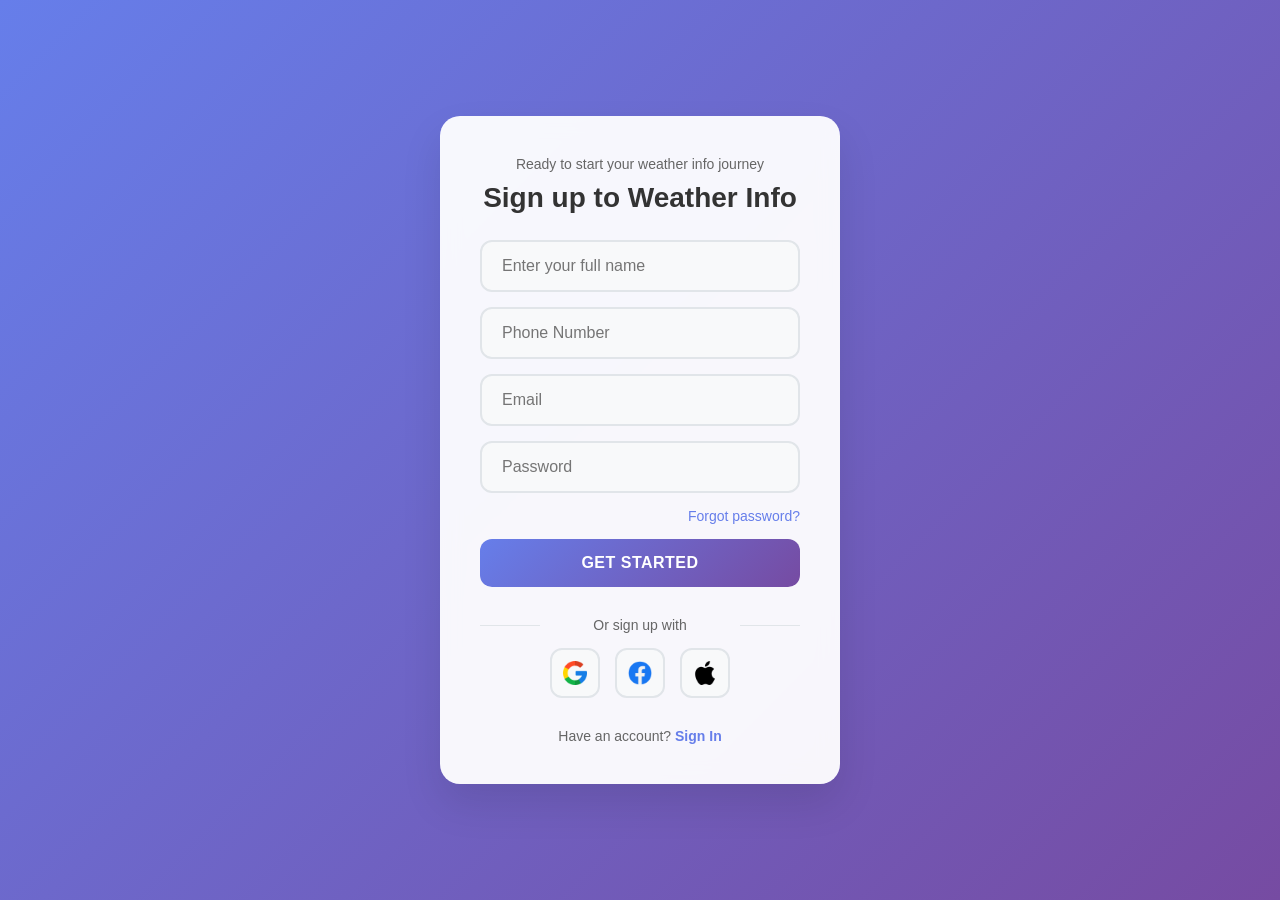
<file: Website/index.html>
<!DOCTYPE html>
<html lang="en">

<head>
    <meta charset="UTF-8">
    <meta name="viewport" content="width=device-width, initial-scale=1.0">
    <title>Weather Info</title>
    <link rel="stylesheet" href="styles.css">
</head>

<body>
    <div class="login-container">
        <div class="SignUp-box" id="SignUp-box">
            <p>Ready to start your weather info journey</p>
            <h2>Sign up to Weather Info</h2>
            <!-- ✅ Added id="signupForm" -->
            <form id="signupForm" method="post">
                <!-- ✅ Added proper name attributes -->
                <input type="text" id="name" name="name" placeholder="Enter your full name" required>
                <input type="tel" id="phone" name="phone" placeholder="Phone Number" required />
                <input type="email" id="email" name="email" placeholder="Email" required />
                <input type="password" id="password" name="password" placeholder="Password" required />
                <a href="#" class="forgot">Forgot password?</a>
                <button type="submit">Get Started</button>
            </form>

            <div class="social-SignUp">
                <span>Or sign up with</span>
                <div class="social-icons">
                    <a href="https://accounts.google.com">
                        <img src="google-icon.png" alt="Google" title="Google" />
                    </a>
                    <a href="https://accounts.facebook.com">
                        <img src="facebook-icon.png" alt="Facebook" title="Facebook" />
                    </a>
                    <a href="https://accounts.apple.com">
                        <img src="apple-icon.png" alt="Apple" title="Apple" />
                    </a>
                </div>
            </div>
            <div class="toggle-link">
                <p>Have an account? <a href="#" id="signInToggle">Sign In</a></p>
            </div>
        </div>

        <div class="SignIn-box" id="signInBox" style="display: none;">
            <p>Welcome back to your weather info journey</p>
            <h2>Sign in to Weather Info</h2>
            <form id="signinForm" method="post" action="#">
                <input type="text" id="identifier" name="identifier" placeholder="Enter your email or phone number"
                    required>
                <input type="password" id="signinPassword" name="password" placeholder="Password" required />
                <a href="#" class="forgot">Forgot password?</a>
                <button type="submit">Sign In</button>
            </form>
            <div class="social-SignIn">
                <span>Or sign in with</span>
                <div class="social-icons">
                    <a href="https://accounts.google.com">
                        <img src="google-icon.png" alt="Google" title="Google" />
                    </a>
                    <a href="https://accounts.facebook.com">
                        <img src="facebook-icon.png" alt="Facebook" title="Facebook" />
                    </a>
                    <a href="https://accounts.apple.com">
                        <img src="apple-icon.png" alt="Apple" title="Apple" />
                    </a>
                </div>
            </div>
            <div class="toggle-link">
                <p>Don't have an account? <a href="#" id="signUpToggle">Sign Up</a></p>
            </div>
        </div>
    </div>

    <script>
        document.addEventListener('DOMContentLoaded', function () {
            const signInToggle = document.getElementById('signInToggle');
            const signUpToggle = document.getElementById('signUpToggle');
            const signInBox = document.getElementById('signInBox');
            const signUpBox = document.getElementById('SignUp-box');
            const signupForm = document.getElementById('signupForm'); // ✅ Added
            const signinForm = document.getElementById('signinForm'); // ✅ Added

            // Initial state
            signUpBox.style.display = 'block';
            signInBox.style.display = 'none';

            // Toggle to Sign In
            if (signInToggle) {
                signInToggle.addEventListener('click', function (e) {
                    e.preventDefault();
                    signUpBox.style.display = 'none';
                    signInBox.style.display = 'block';
                    signInBox.classList.add('show');
                });
            }

            // Toggle to Sign Up
            if (signUpToggle) {
                signUpToggle.addEventListener('click', function (e) {
                    e.preventDefault();
                    signInBox.classList.remove('show');
                    setTimeout(() => {
                        signInBox.style.display = 'none';
                        signUpBox.style.display = 'block';
                    }, 300);
                });
            }

            // ✅ Handle signup form submission
            signupForm.addEventListener('submit', async function (e) {
                e.preventDefault(); // stop normal form behavior

                const formData = new FormData(signupForm);
                const submitButton = signupForm.querySelector('button[type="submit"]');
                
                // Disable button during submission
                submitButton.disabled = true;
                submitButton.textContent = "Creating Account...";

                try {
                    // change the URL below to match your FastAPI backend
                    const response = await fetch("http://127.0.0.1:8000/signup", {
                        method: "POST",
                        body: formData,
                        headers: {
                            'Accept': 'application/json',
                        }
                    });

                    const data = await response.json();

                    if (response.ok) {
                        // alert("✅ Sign-up successful! User ID: " + data.user_id);
                        signupForm.reset();
                        // Redirect to weather page after successful signup with user_id
                        setTimeout(() => {
                            window.location.href = `index_weather.html?user_id=${data.user_id}`;
                        }, 1000);
                    } else {
                        // alert("❌ Error: " + (data.detail || "Something went wrong."));
                    }
                } catch (error) {
                    // alert("⚠️ Unable to connect to backend. Make sure FastAPI is running on http://127.0.0.1:8000");
                    console.error("Connection error:", error);
                } finally {
                    // Re-enable button
                    submitButton.disabled = false;
                    submitButton.textContent = "Get Started";
                }
            });

            // ✅ Handle signin form submission
            signinForm.addEventListener('submit', async function (e) {
                e.preventDefault(); // stop normal form behavior

                const formData = new FormData(signinForm);
                const submitButton = signinForm.querySelector('button[type="submit"]');
                
                // Disable button during submission
                submitButton.disabled = true;
                submitButton.textContent = "Signing In...";

                try {
                    const response = await fetch("http://127.0.0.1:8000/signin", {
                        method: "POST",
                        body: formData,
                        headers: {
                            'Accept': 'application/json',
                        }
                    });

                    const data = await response.json();

                    if (response.ok) {
                        // alert("✅ Sign-in successful! Welcome back!");
                        signinForm.reset();
                        // Redirect to weather page after successful signin with user_id
                        setTimeout(() => {
                            window.location.href = `index_weather.html?user_id=${data.user_id}`;
                        }, 1000);
                    } else {
                        // alert("❌ Error: " + (data.detail || "Invalid credentials."));
                    }
                } catch (error) {
                    // alert("⚠️ Unable to connect to backend. Make sure FastAPI is running on http://127.0.0.1:8000");
                    console.error("Connection error:", error);
                } finally {
                    // Re-enable button
                    submitButton.disabled = false;
                    submitButton.textContent = "Sign In";
                }
            });
        });
    </script>

</body>

</html>
</file>
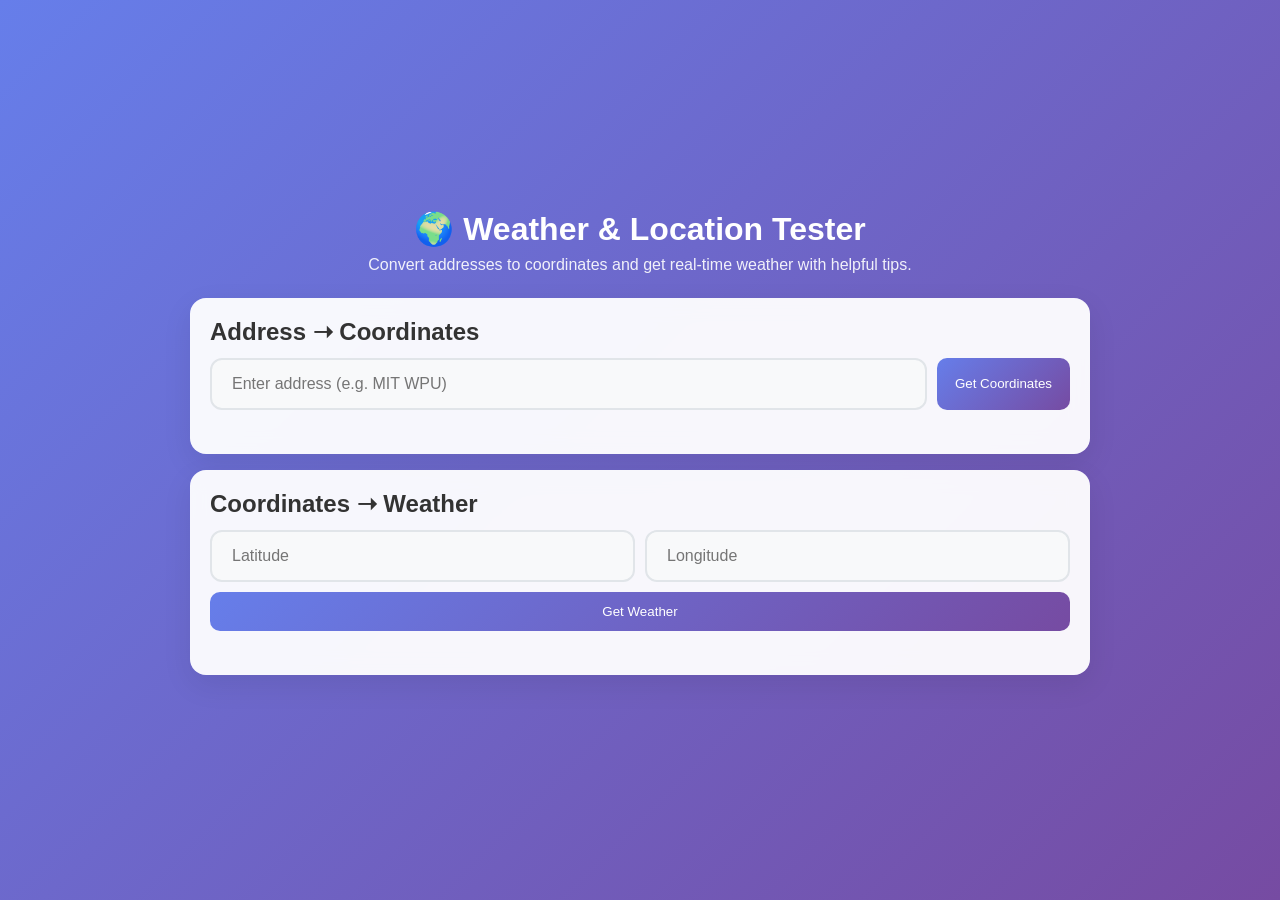
<file: Website/index_weather.html>
<!DOCTYPE html>
<html lang="en">
<head>
  <meta charset="UTF-8" />
  <meta name="viewport" content="width=device-width, initial-scale=1.0"/>
  <title>Weather & Location Tester</title>
  <link rel="stylesheet" href="styles.css" />
</head>
<body>
  <div class="app weather-app">
    <header class="weather-header">
      <h1>🌍 Weather & Location Tester</h1>
      <p class="subtitle">Convert addresses to coordinates and get real-time weather with helpful tips.</p>
    </header>

    <!-- Address to Coordinates -->
    <section class="card">
      <h2 class="card-title">Address ➝ Coordinates</h2>
      <div class="form-grid">
        <input type="text" id="addressInput" placeholder="Enter address (e.g. MIT WPU)" />
        <button class="btn" onclick="fetchCoordinates()">Get Coordinates</button>
      </div>
      <pre id="coordsOutput" class="code"></pre>
    </section>

    <!-- Coordinates to Weather -->
    <section class="card">
      <h2 class="card-title">Coordinates ➝ Weather</h2>
      <div class="form-grid two-cols">
        <input type="text" id="latInput" placeholder="Latitude" />
        <input type="text" id="lonInput" placeholder="Longitude" />
        <button class="btn full" onclick="fetchWeather()">Get Weather</button>
      </div>
      <pre id="weatherOutput" class="code"></pre>
    </section>
  </div>

<script>
  const backendUrl = "http://127.0.0.1:8001"; // FastAPI backend URL

  // Store user_id from URL (optional) so sign-in page can redirect with ?user_id=123
  (function bootstrapUserId() {
    const params = new URLSearchParams(window.location.search);
    const uid = params.get('user_id');
    if (uid) {
      try { localStorage.setItem('user_id', uid); } catch (e) {}
    }
  })();

  function getUserId() {
    try { return localStorage.getItem('user_id') || ''; } catch (e) { return ''; }
  }

  async function fetchCoordinates() {
    const address = document.getElementById("addressInput").value;
    const userId = getUserId();
    const url = `${backendUrl}/geocode/?address=${encodeURIComponent(address)}${userId ? `&user_id=${encodeURIComponent(userId)}` : ''}`;
    const response = await fetch(url);
    const data = await response.json();
    if (data.error) {
      document.getElementById("coordsOutput").textContent = data.error;
      return;
    }
    // Show only the derived human-readable address
    document.getElementById("coordsOutput").textContent = data.display_name || "Address found";
    // Still populate inputs to help with the next step
    document.getElementById("latInput").value = data.lat;
    document.getElementById("lonInput").value = data.lon;
  }

  async function fetchWeather() {
    const lat = document.getElementById("latInput").value;
    const lon = document.getElementById("lonInput").value;
    const userId = getUserId();
    const address = document.getElementById("addressInput").value;
    const url = `${backendUrl}/weather/?lat=${encodeURIComponent(lat)}&lon=${encodeURIComponent(lon)}${userId ? `&user_id=${encodeURIComponent(userId)}` : ''}${address ? `&address=${encodeURIComponent(address)}` : ''}`;
    const response = await fetch(url);
    const data = await response.json();

    if (data.error) {
      document.getElementById("weatherOutput").textContent = data.error;
      return;
    }

    let output = `
${data.weather_type || data.weather_description}

🌡 Temperature: ${data.temperature} °C (Feels like ${data.feels_like} °C)
💧 Humidity: ${data.humidity}%
☁ Cloudiness: ${data.cloudiness}%
💨 Wind Speed: ${data.wind_speed} m/s

━━━━━━━━━━━━━━━━━━━━━━━━━━━━━━━━━━━━━━━━

📋 Travel & Weather Advice:
`;

    data.advice.forEach((item) => {
      output += `${item}\n`;
    });

    document.getElementById("weatherOutput").textContent = output;
  }
</script>
</body>
</html>
</file>
<file: Website/styles.css>
/* Reset and base styles */
* {
    margin: 0;
    padding: 0;
    box-sizing: border-box;
}

body {
    font-family: 'Segoe UI', Tahoma, Geneva, Verdana, sans-serif;
    background: linear-gradient(135deg, #667eea 0%, #764ba2 100%);
    min-height: 100vh;
    display: flex;
    align-items: center;
    justify-content: center;
    padding: 20px;
}

/* Login container */
.login-container {
    background: rgba(255, 255, 255, 0.95);
    backdrop-filter: blur(10px);
    border-radius: 20px;
    box-shadow: 0 20px 40px rgba(0, 0, 0, 0.1);
    padding: 40px;
    width: 100%;
    max-width: 400px;
    position: relative;
    overflow: hidden;
}

.login-container::before {
    content: '';
    position: absolute;
    top: 0;
    left: 0;
    right: 0;
    /* height: 4px; */
    background: linear-gradient(90deg, #667eea, #764ba2);
}

/* Sign up box */
.SignUp-box {
    text-align: center;
}

.SignUp-box p {
    color: #666;
    font-size: 14px;
    margin-bottom: 10px;
}

.SignUp-box h2 {
    color: #333;
    font-size: 28px;
    font-weight: 600;
    margin-bottom: 26px;
}

/* Form styles */
form {
    display: flex;
    flex-direction: column;
    gap: 15px;
    margin-bottom: 30px;
}

input[type="text"],
input[type="tel"],
input[type="email"],
input[type="password"] {
    padding: 15px 20px;
    border: 2px solid #e1e5e9;
    border-radius: 12px;
    font-size: 16px;
    transition: all 0.3s ease;
    background: #f8f9fa;
}

input[type="text"]:focus,
input[type="tel"]:focus,
input[type="email"]:focus,
input[type="password"]:focus {
    outline: none;
    border-color: #667eea;
    background: white;
    box-shadow: 0 0 0 3px rgba(102, 126, 234, 0.1);
}

.forgot {
    color: #667eea;
    text-decoration: none;
    font-size: 14px;
    align-self: flex-end;
    transition: color 0.3s ease;
}

.forgot:hover {
    color: #764ba2;
    text-decoration: underline;
}

button[type="submit"] {
    background: linear-gradient(135deg, #667eea 0%, #764ba2 100%);
    color: white;
    border: none;
    padding: 15px 30px;
    border-radius: 12px;
    font-size: 16px;
    font-weight: 600;
    cursor: pointer;
    transition: all 0.3s ease;
    text-transform: uppercase;
    letter-spacing: 0.5px;
}

button[type="submit"]:hover {
    transform: translateY(-2px);
    box-shadow: 0 10px 25px rgba(102, 126, 234, 0.3);
}

button[type="submit"]:active {
    transform: translateY(0);
}

/* Social sign up section */
.social-SignUp {
    margin-top: 30px;
}

.social-SignUp span {
    color: #666;
    font-size: 14px;
    display: block;
    margin-bottom: 15px;
    position: relative;
}

.social-SignUp span::before,
.social-SignUp span::after {
    content: '';
    position: absolute;
    top: 50%;
    width: 60px;
    height: 1px;
    background: #e1e5e9;
}

.social-SignUp span::before {
    left: 0;
}

.social-SignUp span::after {
    right: 0;
}

.social-icons {
    display: flex;
    justify-content: center;
    gap: 15px;
}

.social-icons a {
    display: flex;
    align-items: center;
    justify-content: center;
    width: 50px;
    height: 50px;
    border-radius: 12px;
    background: #f8f9fa;
    border: 2px solid #e1e5e9;
    transition: all 0.3s ease;
    text-decoration: none;
}

.social-icons a:hover {
    transform: translateY(-2px);
    box-shadow: 0 5px 15px rgba(0, 0, 0, 0.1);
    border-color: #667eea;
}

.social-icons img {
    width: 24px;
    height: 24px;
    object-fit: contain;
}

/* Weather app styles */
.weather-app {
    width: 100%;
    max-width: 900px;
}

.weather-header {
    text-align: center;
    color: #ffffff;
    margin-bottom: 24px;
}

.weather-header h1 {
    font-weight: 700;
    margin-bottom: 8px;
}

.weather-header .subtitle {
    opacity: 0.9;
}

.card {
    background: rgba(255, 255, 255, 0.95);
    backdrop-filter: blur(10px);
    border-radius: 16px;
    padding: 20px;
    margin-bottom: 16px;
    box-shadow: 0 10px 30px rgba(0,0,0,0.08);
}

.card-title {
    margin-bottom: 12px;
    color: #333;
}

.hint {
    color: #666;
    font-size: 12px;
    margin-top: 8px;
}

.form-grid {
    display: grid;
    grid-template-columns: 1fr auto;
    gap: 10px;
}

.form-grid.two-cols {
    grid-template-columns: 1fr 1fr;
}

.btn {
    background: linear-gradient(135deg, #667eea 0%, #764ba2 100%);
    color: #fff;
    border: none;
    border-radius: 10px;
    padding: 12px 18px;
    cursor: pointer;
    transition: transform 0.2s ease, box-shadow 0.2s ease;
}

.btn:hover {
    transform: translateY(-1px);
    box-shadow: 0 6px 18px rgba(102, 126, 234, 0.35);
}

.btn.full {
    grid-column: 1 / -1;
}

.code {
    /* background: #0b1021; */
    color: black;
    border-radius: 10px;
    padding: 12px;
    font-family: ui-monospace, SFMono-Regular, Menlo, Monaco, Consolas, "Liberation Mono", "Courier New", monospace;
    overflow-x: auto;
}

input[type="text"]#userIdInput {
    grid-column: 1 / -1;
}

/* Toggle link styles */
.toggle-link {
    margin-top: 30px;
    text-align: center;
}

.toggle-link p {
    color: #666;
    font-size: 14px;
    margin: 0;
}

.toggle-link a {
    color: #667eea;
    text-decoration: none;
    font-weight: 600;
    transition: color 0.3s ease;
}

.toggle-link a:hover {
    color: #764ba2;
    text-decoration: underline;
}

/* Sign in box (nested) */
.SignIn-box {
    margin-top: 5px;
    padding-top: 5px;
    /* border-top: 1px solid #e1e5e9; */
    text-align: center;
    transition: all 0.3s ease;
    opacity: 0;
    transform: translateY(20px);
}

.SignIn-box.show {
    opacity: 1;
    transform: translateY(0);
}

.SignIn-box p {
    color: #666;
    font-size: 14px;
    margin-bottom: 10px;
}

.SignIn-box h2 {
    color: #333;
    font-size: 28px;
    font-weight: 600;
    margin-bottom: 26px;
}

.social-SignIn {
    margin-top: 30px;
}

.social-SignIn span {
    color: #666;
    font-size: 14px;
    display: block;
    margin-bottom: 15px;
    position: relative;
}

.social-SignIn span::before,
.social-SignIn span::after {
    content: '';
    position: absolute;
    top: 50%;
    width: 60px;
    height: 1px;
    background: #e1e5e9;
}

.social-SignIn span::before {
    left: 0;
}

.social-SignIn span::after {
    right: 0;
}

/* Responsive design */
@media (max-width: 480px) {
    .login-container {
        padding: 30px 20px;
        margin: 10px;
    }
    
    .SignUp-box h2,
    .SignIn-box h2 {
        font-size: 24px;
    }
    
    input[type="text"],
    input[type="tel"],
    input[type="email"],
    input[type="password"] {
        padding: 12px 15px;
        font-size: 14px;
    }
    
    button[type="submit"] {
        padding: 12px 25px;
        font-size: 14px;
    }
    
    .social-icons a {
        width: 45px;
        height: 45px;
    }
    
    .social-icons img {
        width: 20px;
        height: 20px;
    }
}

/* Animation for form elements */
@keyframes fadeInUp {
    from {
        opacity: 0;
        transform: translateY(30px);
    }
    to {
        opacity: 1;
        transform: translateY(0);
    }
}

.SignUp-box,
.SignIn-box {
    animation: fadeInUp 0.6s ease-out;
}

/* Focus states for accessibility */
input:focus,
button:focus,
a:focus {
    outline: 2px solid #667eea;
    outline-offset: 2px;
}

/* Loading state for button */
button[type="submit"]:disabled {
    opacity: 0.7;
    cursor: not-allowed;
    transform: none;
}

button[type="submit"]:disabled:hover {
    transform: none;
    box-shadow: none;
}
</file>
